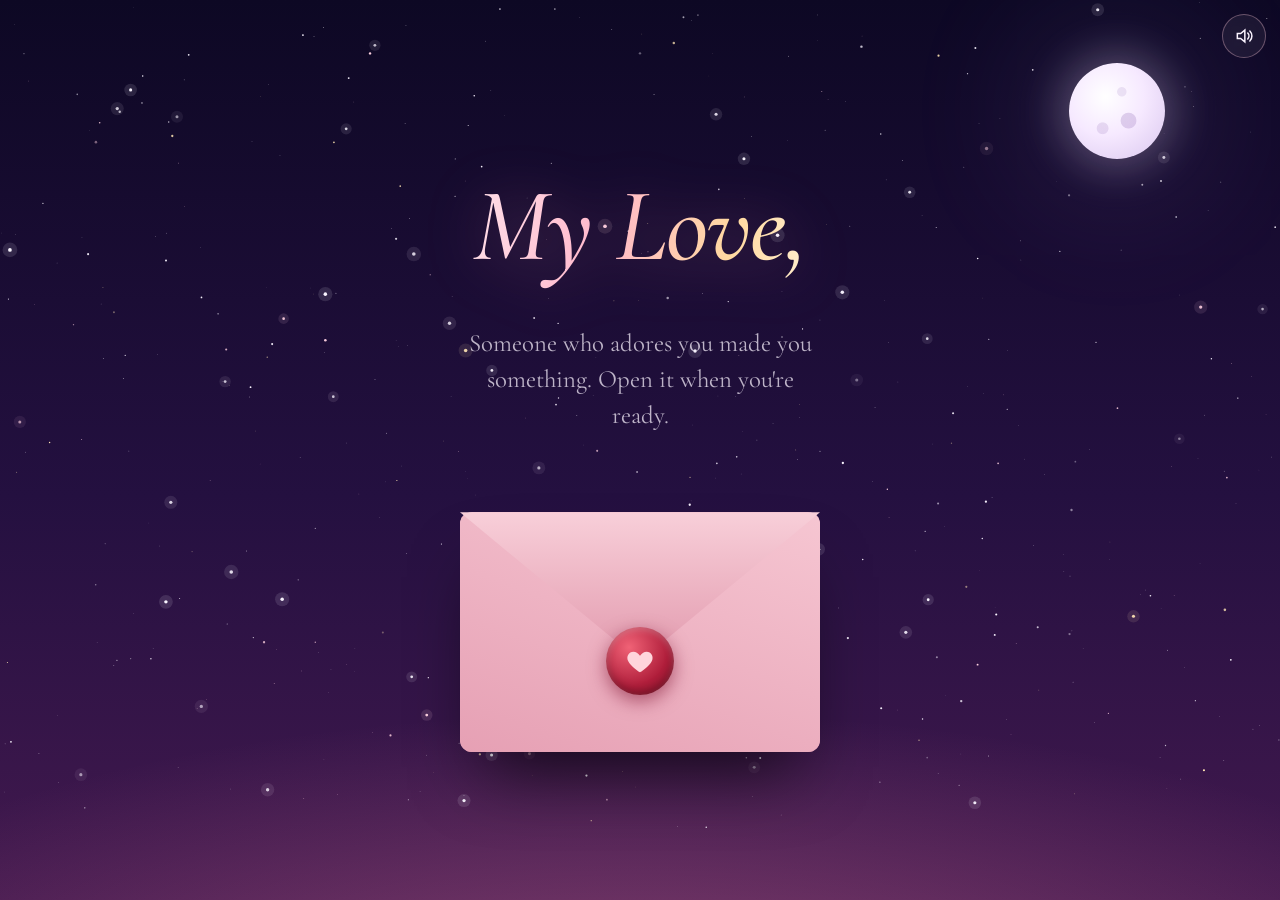
<file: index.html>
<!DOCTYPE html>
<html lang="en">
<head>
<meta charset="UTF-8">
<meta name="viewport" content="width=device-width, initial-scale=1, viewport-fit=cover">
<title>Happy Birthday, My Love</title>
<link rel="preconnect" href="https://fonts.googleapis.com">
<link rel="preconnect" href="https://fonts.gstatic.com" crossorigin>
<link href="https://fonts.googleapis.com/css2?family=Caveat:wght@500;600&family=Cormorant+Garamond:ital,wght@0,400;0,500;0,600;1,400;1,500;1,600&display=swap" rel="stylesheet">
<link rel="stylesheet" href="styles.css">
</head>
<body>
<div id="progress" aria-hidden="true"></div>
<div class="moon" aria-hidden="true"></div>
<canvas id="sky" aria-hidden="true"></canvas>
<canvas id="fx" aria-hidden="true"></canvas>
<canvas id="confetti" aria-hidden="true"></canvas>

<button id="mute" aria-pressed="false" aria-label="Mute sound">
  <svg class="on" viewBox="0 0 24 24" fill="none" stroke="currentColor" stroke-width="1.8" stroke-linecap="round"><path d="M4 9v6h4l5 4V5L8 9H4z"/><path d="M16.5 8.5a5 5 0 0 1 0 7M19 6a8.5 8.5 0 0 1 0 12"/></svg>
  <svg class="off" viewBox="0 0 24 24" fill="none" stroke="currentColor" stroke-width="1.8" stroke-linecap="round"><path d="M4 9v6h4l5 4V5L8 9H4z"/><path d="M17 9l5 6M22 9l-5 6"/></svg>
</button>

<!-- 1. Envelope -->
<section class="scene active" id="intro" aria-label="A sealed envelope">
  <h1 class="display" data-name></h1>
  <p class="lede">Someone who adores you made you something. Open it when you're ready.</p>
  <div class="envelope" id="envelope">
    <div class="env-back"></div>
    <div class="env-card"><b>Happy Birthday</b><span>open slowly…</span></div>
    <div class="env-pocket"></div>
    <div class="env-flap"></div>
    <button class="seal" id="seal" aria-label="Break the seal and open">
      <svg viewBox="0 0 24 24" fill="currentColor"><path d="M12 21s-7.5-4.6-9.6-9.3C.9 8.3 3 4.5 6.7 4.5c2.1 0 3.6 1.2 5.3 3.2 1.7-2 3.2-3.2 5.3-3.2 3.7 0 5.8 3.8 4.3 7.2C19.5 16.4 12 21 12 21z"/></svg>
    </button>
  </div>
</section>

<!-- 2. Cake -->
<section class="scene" id="cake" aria-label="Birthday cake">
  <h2 class="display" id="cakeTitle" style="font-size:clamp(2.4rem,8vw,4.4rem)">Make a wish first.</h2>
  <p class="lede" id="cakeHint">Then blow out the candles. Tap each flame, or blow into your microphone.</p>
  <div class="cake-wrap" id="cakeWrap">
    <div class="candles" id="candles"></div>
    <div class="cake">
      <div class="tier top"><div class="icing"></div></div>
      <div class="tier bottom"><div class="icing"></div></div>
      <div class="plate"></div>
    </div>
  </div>
  <button class="btn" id="micBtn">Blow with my breath</button>
  <p class="cake-note" id="cakeNote" aria-live="polite"></p>
</section>

<!-- 3. Fireworks + name -->
<section class="scene" id="sky-scene" aria-label="Fireworks spelling your name">
  <p class="whisper reveal" id="tapHint">Tap anywhere to light up the sky</p>
  <button class="btn reveal" id="toLetter">Read what I wrote you</button>
</section>

<!-- 4. Letter -->
<section class="scene" id="letter" aria-label="A letter">
  <article class="paper" id="paper" title="Tap to show the whole letter">
    <h2 id="letterHello"></h2>
    <div id="letterBody" aria-live="polite"></div>
    <p class="sign" id="sign"></p>
  </article>
  <button class="btn reveal" id="toLanterns">There's one more thing</button>
</section>

<!-- 5. Lanterns -->
<section class="scene" id="lantern-scene" aria-label="Floating lanterns">
  <div class="field" id="field"></div>
  <div class="lantern-head">
    <h2>Every lantern holds a reason I love you.</h2>
    <p class="lede" id="lanternCount" aria-live="polite"></p>
  </div>
  <div class="wish-zone reveal" id="wishZone">
    <div class="wish-row">
      <input id="wishInput" maxlength="40" placeholder="Write a wish for your year ahead…" aria-label="Your wish">
      <button class="btn" id="sendWish">Release 🏮</button>
    </div>
    <p class="whisper" id="wishNote" aria-live="polite">…or tap a floating lantern as it passes by.</p>
  </div>
  <div class="lantern-foot"><button class="btn reveal" id="toFinale">Your last surprise</button></div>
</section>
<div class="reason" id="reason" role="dialog" aria-modal="true" aria-label="A reason">
  <div class="reason-card"><span id="reasonText"></span><small>Tap to keep looking</small></div>
</div>

<!-- 6. Finale -->
<section class="scene" id="finale" aria-label="Finale">
  <h2 class="display" id="finaleTitle"></h2>
  <p class="lede">Here's to you, and to every birthday I get to spend beside you.</p>
  <div class="row">
    <button class="btn" id="replaySong">Play our song again</button>
    <button class="btn" id="restart">Start over</button>
  </div>
</section>

<script src="script.js"></script>
</body>
</html>
</file>
<file: styles.css>
/* Personal details live in the CONFIG block inside the script at the bottom. */
:root{
  --night-top:#0D0824;
  --night-mid:#241040;
  --night-low:#43194F;
  --blush:#FF9DB5;
  --rose:#E0485F;
  --amber:#FFB347;
  --moon:#FBF4FF;
  --ink:#5A1F3C;
  --paper:#FFF8F2;
  --text:#FBF4FF;
  --muted:rgba(251,244,255,.72);
  --serif:"Cormorant Garamond", "Iowan Old Style", Georgia, "Times New Roman", serif;
  --hand:"Caveat", "Segoe Print", "Bradley Hand", cursive;
  box-sizing:border-box;
  padding-top:env(safe-area-inset-top,0px);
  padding-bottom:env(safe-area-inset-bottom,0px);
}
@media (prefers-color-scheme: dark){ :root:not([data-theme="light"]){ --text:#FBF4FF; --muted:rgba(251,244,255,.72); } }
:root[data-theme="dark"]{ --text:#FBF4FF; --muted:rgba(251,244,255,.72); }
*,*::before,*::after{box-sizing:inherit}
html{height:100%;scroll-padding-top:env(safe-area-inset-top,0px)}
body{
  margin:0;height:100%;overflow:hidden;color:var(--text);font-family:var(--serif);
  background:
    radial-gradient(120% 60% at 50% 115%, rgba(255,140,170,.35), transparent 60%),
    linear-gradient(180deg,var(--night-top) 0%,var(--night-mid) 55%,var(--night-low) 100%);
  background-color:var(--night-top);
  -webkit-font-smoothing:antialiased;
  -webkit-tap-highlight-color:transparent;
}
canvas{position:fixed;inset:0;pointer-events:none}
#sky{z-index:0}
#fx{z-index:3}
#confetti{z-index:6}
.moon{
  position:fixed;z-index:0;top:calc(env(safe-area-inset-top,0px) + 7%);right:9%;
  width:clamp(52px,9vw,96px);aspect-ratio:1;border-radius:50%;
  background:radial-gradient(circle at 38% 35%,#fff 0%,#F6E9FF 45%,#D9C6EE 100%);
  box-shadow:0 0 40px 10px rgba(246,233,255,.25),0 0 140px 40px rgba(200,170,255,.12);
}
.moon::after{content:"";position:absolute;inset:0;border-radius:50%;
  background:radial-gradient(circle at 62% 60%,rgba(170,140,200,.35) 0 9%,transparent 10%),
             radial-gradient(circle at 35% 68%,rgba(170,140,200,.25) 0 6%,transparent 7%),
             radial-gradient(circle at 55% 30%,rgba(170,140,200,.2) 0 5%,transparent 6%)}

/* ---------- scenes ---------- */
.scene{
  position:fixed;inset:0;z-index:4;display:flex;flex-direction:column;align-items:center;justify-content:center;
  text-align:center;gap:1.4rem;
  padding:calc(env(safe-area-inset-top,0px) + 28px) 22px calc(env(safe-area-inset-bottom,0px) + 28px);
  opacity:0;visibility:hidden;transform:scale(1.04);filter:blur(6px);
  transition:opacity 1s ease,transform 1.2s cubic-bezier(.2,.8,.2,1),filter 1s ease,visibility 0s 1s;
}
.scene.active{opacity:1;visibility:visible;transform:none;filter:none;transition:opacity 1s ease .25s,transform 1.2s cubic-bezier(.2,.8,.2,1) .25s,filter 1s ease .25s,visibility 0s}
h1,h2,p{margin:0}
.display{font-style:italic;font-weight:500;font-size:clamp(3rem,11vw,6.5rem);line-height:1.5em;letter-spacing:-.01em;
  background:linear-gradient(100deg,#FFE3EC 0%,#FFB8CB 40%,#FFD9A0 75%,#FFF1D6 100%);-webkit-background-clip:text;background-clip:text;color:transparent;
  filter:drop-shadow(0 4px 30px rgba(255,150,180,.35));padding:0 .08em}
.lede{font-size:clamp(1.2rem,3.6vw,1.55rem);line-height:1.45;color:var(--muted);max-width:30ch}
.btn{
  font:italic 500 1.3rem/1 var(--serif);color:var(--text);cursor:pointer;
  padding:.85rem 1.7rem;border-radius:999px;border:1px solid rgba(255,200,215,.45);
  background:rgba(255,255,255,.07);backdrop-filter:blur(8px);-webkit-backdrop-filter:blur(8px);
  box-shadow:inset 0 1px 0 rgba(255,255,255,.15);
  transition:background .3s,box-shadow .3s,transform .2s;
}
.btn:hover{background:rgba(255,255,255,.13);box-shadow:0 0 30px 2px rgba(255,157,181,.35),inset 0 1px 0 rgba(255,255,255,.2)}
.btn:active{transform:scale(.97)}
:focus-visible{outline:2px solid var(--amber);outline-offset:4px}
.reveal{opacity:0;pointer-events:none;transform:translateY(10px);transition:opacity .9s ease,transform .9s ease}
.reveal.show{opacity:1;pointer-events:auto;transform:none}
.row{display:flex;gap:.8rem;flex-wrap:wrap;justify-content:center}

#mute{
  position:fixed;z-index:9;top:calc(env(safe-area-inset-top,0px) + 14px);right:14px;
  width:44px;height:44px;border-radius:50%;border:1px solid rgba(255,200,215,.35);background:rgba(255,255,255,.06);
  color:var(--text);cursor:pointer;display:grid;place-items:center;backdrop-filter:blur(6px);-webkit-backdrop-filter:blur(6px)
}
#mute svg{width:20px;height:20px}
#mute .off{display:none}#mute[aria-pressed="true"] .on{display:none}#mute[aria-pressed="true"] .off{display:block}

/* ---------- 1. envelope ---------- */
.envelope{position:relative;width:min(360px,80vw);aspect-ratio:3/2;perspective:1000px;margin-top:3.5rem;animation:bob 4.5s ease-in-out infinite}
.env-back{position:absolute;inset:0;border-radius:12px;background:linear-gradient(160deg,#F4BCCA,#D98BA3);box-shadow:0 40px 70px -25px rgba(0,0,0,.7)}
.env-card{
  position:absolute;left:7%;right:7%;top:7%;bottom:7%;z-index:2;border-radius:6px;background:var(--paper);
  display:flex;flex-direction:column;align-items:center;justify-content:flex-start;padding-top:12%;
  color:var(--ink);box-shadow:0 2px 8px rgba(90,31,60,.15);
  transition:transform 1.2s cubic-bezier(.2,.9,.2,1) .55s;
}
.env-card b{font:italic 600 clamp(1.3rem,5vw,1.8rem)/1.1 var(--serif)}
.env-card span{font:500 1.35rem var(--hand);color:#A0476B;margin-top:.3rem}
.env-pocket{position:absolute;inset:0;z-index:3;border-radius:12px;background:linear-gradient(20deg,#E6A0B4,#F6C6D2);clip-path:polygon(0 0,50% 54%,100% 0,100% 100%,0 100%)}
.env-flap{position:absolute;left:0;right:0;top:0;height:62%;z-index:4;background:linear-gradient(180deg,#F8CFD9,#E29AAE);
  clip-path:polygon(0 0,100% 0,50% 100%);transform-origin:top center;transition:transform .8s cubic-bezier(.5,0,.3,1),z-index 0s .4s}
.seal{
  position:absolute;left:50%;top:62%;z-index:5;width:68px;height:68px;margin:-34px 0 0 -34px;border-radius:50%;border:0;cursor:pointer;
  background:radial-gradient(circle at 34% 30%,#F06276,#B01E3B 60%,#7C0F26);color:#FFD5DC;
  box-shadow:0 6px 18px rgba(120,10,40,.55),inset 0 -4px 8px rgba(0,0,0,.25),inset 0 3px 6px rgba(255,255,255,.25);
  display:grid;place-items:center;transition:transform .45s ease,opacity .45s ease;animation:sealPulse 2.2s ease-in-out infinite
}
.seal svg{width:30px;height:30px}
.envelope.open{animation:none}
.envelope.open .seal{transform:scale(0) rotate(60deg);opacity:0;animation:none}
.envelope.open .env-flap{transform:rotateX(180deg);z-index:1}
.envelope.open .env-card{transform:translateY(-58%)}
@keyframes bob{50%{transform:translateY(-10px) rotate(-1deg)}}
@keyframes sealPulse{50%{box-shadow:0 6px 30px rgba(240,98,118,.8),inset 0 -4px 8px rgba(0,0,0,.25),inset 0 3px 6px rgba(255,255,255,.25)}}

/* ---------- 2. cake ---------- */
.cake-wrap{position:relative;width:min(320px,76vw);--lit:1;margin-top:1rem}
.cake-wrap::before{content: "";position: absolute;right: 50%;top: 0px;width: 260%;height: 260px;transform: translateX(-50%);pointer-events: none;background: radial-gradient(ellipse at 50% 30%, rgba(255, 180, 90, .32), transparent 60%);
opacity: var(--lit);transition: opacity .6s;rotate: -180deg;}
.candles{position:relative;z-index:2;display:flex;justify-content:center;align-items:flex-end;gap:clamp(12px,3.4vw,20px);height:92px;margin-bottom:-8px}
.candle{position:relative;width:12px;height:54px;padding:0;border:0;border-radius:3px 3px 1px 1px;cursor:pointer;
  background:repeating-linear-gradient(135deg,#FFF 0 6px,#9ED8EA 6px 12px);box-shadow:inset -3px 0 0 rgba(0,0,0,.08)}
.candle:nth-child(3n+2){background:repeating-linear-gradient(135deg,#FFF 0 6px,#F7A9C0 6px 12px)}
.candle:nth-child(3n){background:repeating-linear-gradient(135deg,#FFF 0 6px,#FFD98A 6px 12px)}
.candle::before{content:"";position:absolute;inset:-40px -10px -6px}
.candle::after{content:"";position:absolute;left:50%;top:-7px;width:2px;height:8px;margin-left:-1px;background:#3a2a2a;border-radius:1px}
.flame{position:absolute;left:50%;bottom:calc(100% + 4px);width:15px;height:28px;margin-left:-7.5px;border-radius:50% 50% 50% 50%/60% 60% 40% 40%;
  background:radial-gradient(ellipse at 50% 78%,#fff 0 18%,#FFE38A 34%,#FFA23A 62%,rgba(255,90,40,0) 72%);
  transform-origin:50% 92%;animation:flicker var(--f,.16s) ease-in-out infinite alternate;
  filter:drop-shadow(0 0 6px #FFB347) drop-shadow(0 0 18px rgba(255,150,60,.75));transition:opacity .35s,transform .35s}
.candles.wind .flame{animation:none;transform:skewX(-24deg) scaleY(.75)}
.candle.out .flame{opacity:0;transform:scale(.1) translateY(8px);animation:none}
.smoke{position:absolute;left:50%;bottom:100%;width:8px;height:8px;border-radius:50%;background:rgba(225,220,240,.65);filter:blur(3px);opacity:0}
.candle.out .smoke{animation:smoke 1.8s ease-out forwards}
@keyframes flicker{0%{transform:scaleY(1) skewX(0)}50%{transform:scaleY(1.1) skewX(3deg)}100%{transform:scaleY(.94) skewX(-3deg)}}
@keyframes smoke{0%{opacity:.85;transform:translate(-50%,0) scale(1)}100%{opacity:0;transform:translate(-20%,-80px) scale(4.5)}}
.cake{display:flex;flex-direction:column;align-items:center}
.tier{position:relative;border-radius:14px 14px 10px 10px;
  background:
    radial-gradient(circle at 18% 62%,#FFE38A 0 2px,transparent 3px),radial-gradient(circle at 34% 80%,#9ED8EA 0 2px,transparent 3px),
    radial-gradient(circle at 52% 58%,#fff 0 2px,transparent 3px),radial-gradient(circle at 70% 76%,#FFE38A 0 2px,transparent 3px),
    radial-gradient(circle at 86% 60%,#9ED8EA 0 2px,transparent 3px),
    linear-gradient(90deg,#D96C8B,#F2A4B8 30%,#FBCFD9 50%,#F1A0B5 72%,#C85C7C)}
.tier.top{width:62%;height:76px;z-index:1}
.tier.bottom{width:100%;height:104px;margin-top:-2px}
.icing{position:absolute;left:-3px;right:-3px;top:-6px;height:24px;border-radius:14px 14px 4px 4px;background:linear-gradient(#FFFFFF,#FFEFF3)}
.icing::after{content:"";position:absolute;left:0;right:0;top:100%;height:20px;background:radial-gradient(ellipse 9px 14px at 50% 0,#FFEFF3 98%,transparent) 0 0/22px 20px repeat-x}
.plate{width:120%;height:18px;margin-top:-6px;border-radius:50%;background:linear-gradient(#F2ECFB,#A99DD0);box-shadow:0 22px 34px -12px rgba(0,0,0,.7)}
.cake-note{font-size:1.15rem;color:var(--muted);min-height:1.5em}

/* ---------- 3. sky name ---------- */
#sky-scene{justify-content:space-between}
.whisper{font-style:italic;font-size:1.15rem;color:var(--muted)}

/* ---------- 4. letter ---------- */
.paper{
  position:relative;width:min(560px,92vw);max-height:72vh;overflow:auto;text-align:left;cursor:pointer;
  padding:clamp(1.6rem,5vw,2.8rem);border-radius:4px;color:var(--ink);
  background:
    repeating-linear-gradient(180deg,transparent 0 2.05rem,rgba(160,71,107,.13) 2.05rem calc(2.05rem + 1px)),
    linear-gradient(135deg,#FFFBF6,#FBEFE6);
  box-shadow:0 50px 90px -30px rgba(0,0,0,.8),0 0 0 1px rgba(255,255,255,.4) inset;
  transform:rotate(-1.2deg);
}
.paper h2{font:600 2.2rem/1 var(--hand);color:#A0476B;margin-bottom:.6rem}
#letterBody{font:500 clamp(1.35rem,4vw,1.6rem)/2.05rem var(--hand);white-space:pre-wrap;min-height:6em}
#letterBody.typing::after{content:"";display:inline-block;width:2px;height:1.2em;margin-left:2px;vertical-align:-.2em;background:#A0476B;animation:blink .8s steps(1) infinite}
.sign{font:600 1.8rem var(--hand);color:#A0476B;text-align:right;margin-top:.8rem;opacity:0;transition:opacity 1s}
.sign.show{opacity:1}
@keyframes blink{50%{opacity:0}}

/* ---------- 5. lanterns ---------- */
#lantern-scene{justify-content:flex-start;padding-top:calc(env(safe-area-inset-top,0px) + 70px)}
.lantern-head{position:relative;z-index:2;display:flex;flex-direction:column;gap:.6rem;align-items:center;pointer-events:none}
.lantern-head h2{font:italic 500 clamp(1.9rem,6vw,3rem)/1.05 var(--serif);max-width:18ch}
.field{position:absolute;inset:0;overflow:hidden}
.lantern{position:absolute;bottom:-100px;left:var(--x);width:48px;height:64px;padding:0;border:0;background:none;cursor:pointer;
  animation:rise var(--dur) linear var(--delay) infinite}
.lantern::before{content:"";position:absolute;inset:-18px}
.lantern .body{position:absolute;inset:0;border-radius:42% 42% 30% 30%/34% 34% 22% 22%;animation:sway 3.6s ease-in-out infinite alternate;
  background:radial-gradient(ellipse at 50% 72%,#FFF4CC 0%,#FFC565 34%,#F07A35 78%,#C9502A 100%);
  box-shadow:0 0 26px 6px rgba(255,170,70,.5),0 0 90px 24px rgba(255,120,60,.22);transition:background .6s,box-shadow .6s}
.lantern .body::before{content:"";position:absolute;left:18%;right:18%;top:-3px;height:6px;border-radius:3px;background:#7A3A22}
.lantern .body::after{content:"";position:absolute;left:30%;right:30%;bottom:-2px;height:4px;border-radius:2px;background:#7A3A22}
.lantern.opened .body{background:radial-gradient(ellipse at 50% 72%,#FFF0F5 0%,#FFB3C8 40%,#E0587A 85%);
  box-shadow:0 0 26px 6px rgba(255,150,190,.55),0 0 90px 24px rgba(255,110,160,.25)}
.lantern:not(.opened) .body{
  background:radial-gradient(ellipse at 50% 70%,#FFFFFF 0%,#FFF1B8 18%,#FFCB6B 42%,#F5853A 78%,#D2582A 100%);
  animation:sway 3.6s ease-in-out infinite alternate,glow 2.2s ease-in-out infinite alternate;filter:brightness(1.12) saturate(1.15)}
.lantern:not(.opened)::after{content:"";position:absolute;left:50%;top:50%;width:230px;height:230px;margin:-115px 0 0 -115px;border-radius:50%;
  z-index:-1;pointer-events:none;mix-blend-mode:screen;background:radial-gradient(circle,rgba(255,200,110,.38) 0%,rgba(255,150,70,.16) 35%,transparent 68%);
  animation:halo 2.2s ease-in-out infinite alternate}
.lantern .core{position:absolute;left:50%;bottom:16%;width:16px;height:22px;margin-left:-8px;border-radius:50% 50% 45% 45%/60% 60% 40% 40%;
  background:radial-gradient(ellipse at 50% 70%,#fff 0 25%,#FFF3B0 45%,rgba(255,200,90,0) 72%);filter:blur(1px);
  animation:coreFlicker .5s ease-in-out infinite alternate}
.lantern.opened .core{display:none}
.lantern.opened .body{filter:brightness(.92)}
@keyframes glow{
  from{box-shadow:0 0 16px 4px rgba(255,200,100,.7),0 0 55px 16px rgba(255,150,60,.4),0 0 120px 40px rgba(255,120,60,.16)}
  to{box-shadow:0 0 30px 9px rgba(255,220,130,.95),0 0 95px 30px rgba(255,160,70,.55),0 0 190px 64px rgba(255,120,60,.28)}}
@keyframes halo{from{opacity:.65;transform:scale(.9)}to{opacity:1;transform:scale(1.08)}}
@keyframes coreFlicker{from{opacity:.8;transform:scaleY(.92)}to{opacity:1;transform:scaleY(1.08)}}
.lantern .body span{position:absolute;inset:0;display:grid;place-items:center;color:#fff;font-size:1.1rem;opacity:0;transition:opacity .5s}
.lantern.opened .body span{opacity:1}
@keyframes rise{from{transform:translateY(0) scale(var(--s))}to{transform:translateY(calc(-100vh - 220px)) scale(var(--s))}}
@keyframes sway{from{transform:translateX(-8px) rotate(-4deg)}to{transform:translateX(8px) rotate(4deg)}}
.lantern-foot{position:absolute;left:0;right:0;bottom:calc(env(safe-area-inset-bottom,0px) + 28px);z-index:2;display:flex;justify-content:center}
.reason{position:fixed;inset:0;z-index:8;display:grid;place-items:center;padding:24px;background:rgba(13,8,36,.55);
  backdrop-filter:blur(6px);-webkit-backdrop-filter:blur(6px);opacity:0;visibility:hidden;transition:opacity .5s,visibility 0s .5s;cursor:pointer;text-align:center}
.reason.show{opacity:1;visibility:visible;transition:opacity .5s}
.reason-card{max-width:26ch;font:italic 500 clamp(1.8rem,6vw,2.8rem)/1.2 var(--serif);color:#FFF1E0;
  text-shadow:0 0 30px rgba(255,180,90,.6);transform:translateY(20px) scale(.96);transition:transform .7s cubic-bezier(.2,.9,.2,1)}
.reason.show .reason-card{transform:none}
.reason small{display:block;margin-top:1.4rem;font-size:1rem;font-style:normal;color:var(--muted);text-shadow:none}

/* ---------- progress dots ---------- */
#progress{
  position:fixed;z-index:9;left:14px;top:50%;transform:translateY(-50%);
  display:flex;flex-direction:column;gap:10px;opacity:0;transition:opacity .8s;
}
#progress.show{opacity:1}
#progress i{width:7px;height:7px;border-radius:50%;background:rgba(251,244,255,.28);transition:background .4s,transform .4s,box-shadow .4s}
#progress i.done{background:rgba(251,244,255,.85);box-shadow:0 0 8px rgba(251,244,255,.8)}
#progress i.now{background:var(--blush);transform:scale(1.6);box-shadow:0 0 12px rgba(255,157,181,.9)}
@media (max-width:600px){#progress{left:8px;gap:8px}}

/* ---------- wish release ---------- */
.wish-zone{position:relative;z-index:2;display:none;flex-direction:column;align-items:center;gap:.55rem;margin-top:.6rem}
.wish-row{display:flex;gap:10px;flex-wrap:wrap;justify-content:center}
#wishInput{
  font:italic 500 1.05rem/1 var(--serif);color:var(--text);
  padding:.85rem 1.2rem;min-width:min(300px,70vw);border-radius:999px;
  border:1px solid rgba(255,200,215,.45);background:rgba(255,255,255,.07);
  backdrop-filter:blur(8px);-webkit-backdrop-filter:blur(8px);outline:none;transition:border-color .3s,box-shadow .3s
}
#wishInput::placeholder{color:rgba(251,244,255,.55)}
#wishInput:focus{border-color:var(--amber);box-shadow:0 0 24px rgba(255,179,71,.35)}
#wishNote{font-size:1rem}
.lantern.mine{--s:1.05}
.lantern.mine .body{background:radial-gradient(ellipse at 50% 72%,#FDEBFF 0%,#E7B6FF 36%,#A44FD8 80%,#6E2B9E 100%);
  box-shadow:0 0 30px 8px rgba(200,140,255,.55),0 0 100px 30px rgba(160,90,255,.25)}

/* ---------- float hearts ---------- */
.float-heart{
  position:absolute;top:-40px;font-size:var(--s,1.2rem);pointer-events:none;z-index:3;
  animation:floatHeart var(--d,7s) linear var(--delay,0s) infinite;opacity:.9;
  filter:drop-shadow(0 0 6px rgba(255,120,160,.6))
}
@keyframes floatHeart{
  from{transform:translateY(0) rotate(-6deg)}
  50%{transform:translateY(calc(36vh + 40vh)) rotate(8deg) translateX(14px)}
  to{transform:translateY(calc(72vh + 60vh)) rotate(-5deg) translateX(-8px);opacity:0}
}

/* ---------- sparkle cursor trail ---------- */
.trail-spark{position:fixed;z-index:9;pointer-events:none;border-radius:50%;
  width:6px;height:6px;background:radial-gradient(circle,#fff 0%,var(--tc,#FFD9A0) 45%,transparent 70%);
  animation:trailFade .8s ease-out forwards}
@keyframes trailFade{from{opacity:.95;transform:scale(1)}to{opacity:0;transform:translateY(14px) scale(.2)}}

@media (prefers-reduced-motion: reduce){
  .float-heart,.trail-spark{display:none}
}

/* ---------- 6. finale ---------- */
#finale{justify-content:flex-end;gap:1rem}
#finale .display{font-size:clamp(2.4rem,8.5vw,5rem)}

@media (prefers-reduced-motion: reduce){
  .envelope,.seal,.flame,.lantern .body,.lantern .core,.lantern::after{animation:none!important}
  .lantern:not(.opened) .body{box-shadow:0 0 28px 8px rgba(255,215,125,.9),0 0 90px 28px rgba(255,160,70,.5)}
  .lantern{animation:none;bottom:auto;top:calc(34% + var(--row) * 90px)}
  .lantern.mine{bottom:auto;top:calc(34% + 3 * 90px)}
}
</file>
